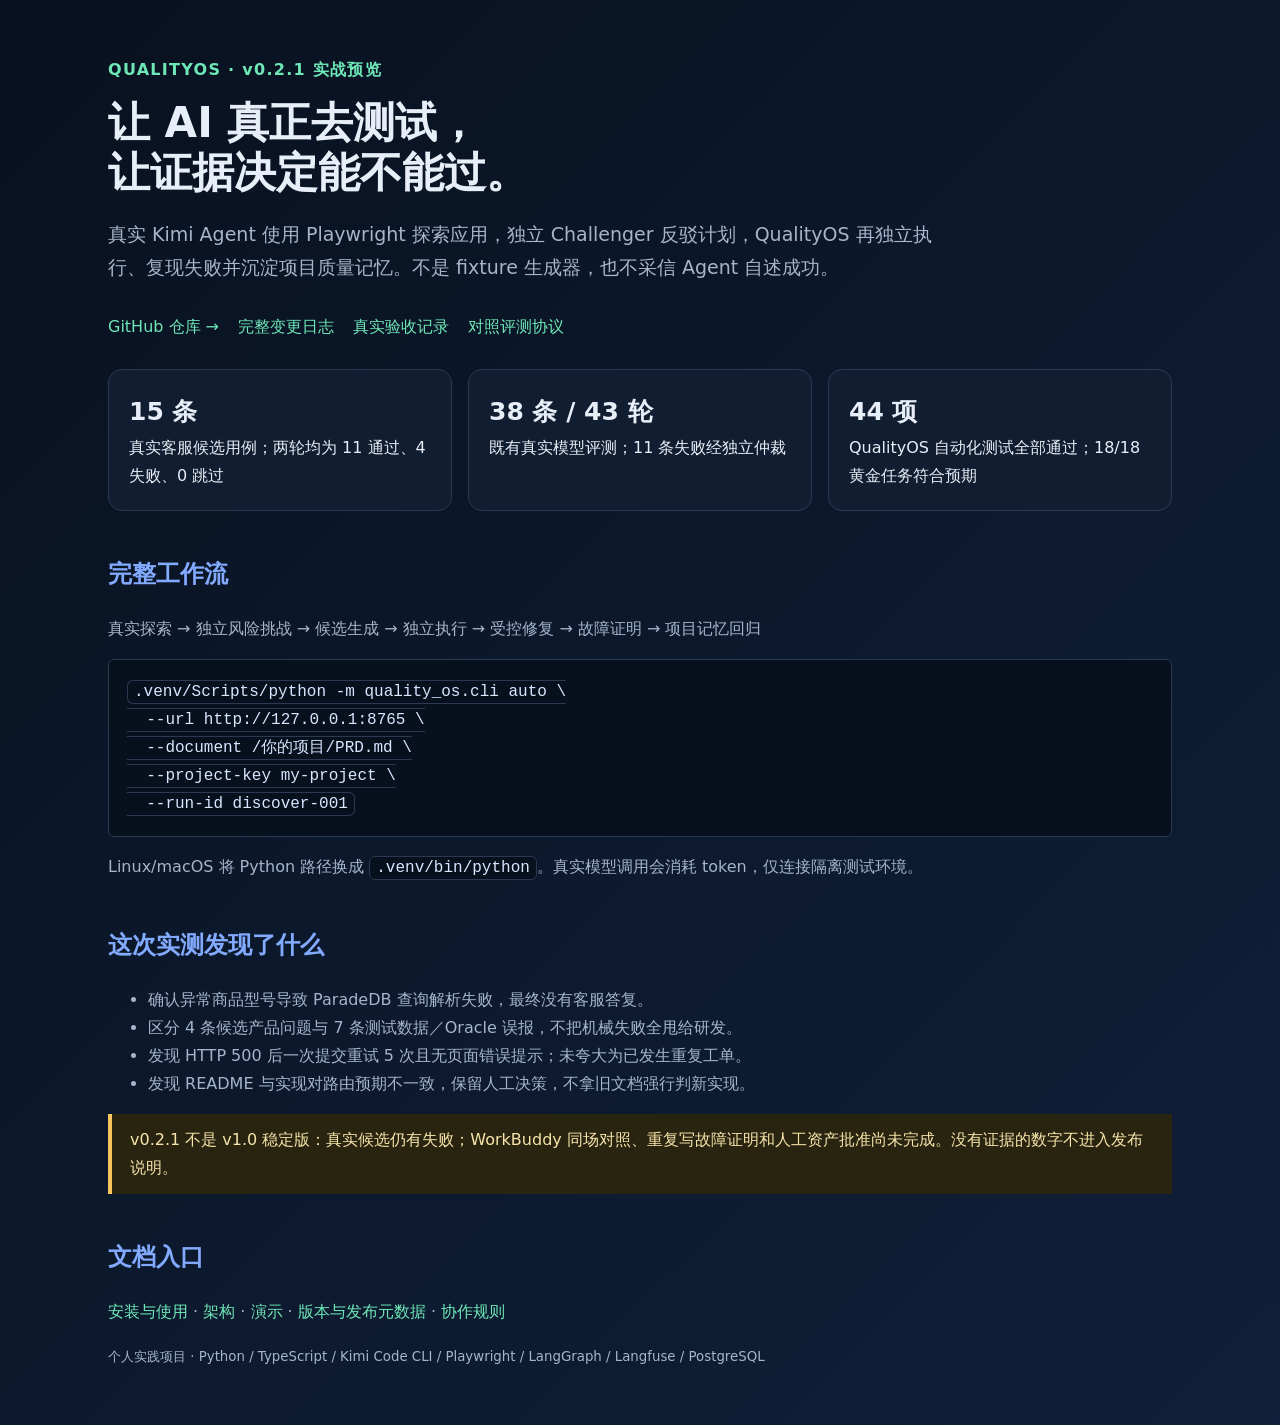
<file: docs/index.html>
<!doctype html>
<html lang="zh-CN">
<head>
  <meta charset="utf-8">
  <meta name="viewport" content="width=device-width,initial-scale=1">
  <meta name="description" content="QualityOS：真实 Agent 驱动、证据闭环的 AI 自动化测试工作流。">
  <title>QualityOS v0.2.1｜AI 自动化测试工作流</title>
  <style>
    :root{color-scheme:dark;--bg:#08111f;--card:#111d30;--line:#2b3a52;--text:#e8eef8;--muted:#a6b5ca;--green:#6ee7b7;--blue:#82aaff}*{box-sizing:border-box}body{margin:0;background:linear-gradient(135deg,#08111f,#10203a);color:var(--text);font:16px/1.75 system-ui,-apple-system,"Segoe UI","Microsoft YaHei",sans-serif}main{max-width:1120px;margin:auto;padding:56px 28px}.tag{color:var(--green);font-weight:700;letter-spacing:.08em}h1{font-size:42px;line-height:1.2;margin:14px 0}h2{margin-top:42px;color:var(--blue)}p{color:var(--muted)}.lead{max-width:850px;font-size:19px}.grid{display:grid;grid-template-columns:repeat(auto-fit,minmax(235px,1fr));gap:16px;margin:28px 0}.card{background:var(--card);border:1px solid var(--line);border-radius:14px;padding:20px}.card strong{display:block;color:var(--text);font-size:25px}.card h3{margin-top:0;color:var(--text)}code,pre{background:#07101d;border:1px solid var(--line);border-radius:6px;color:#d9e6ff}code{padding:2px 6px}pre{padding:18px;overflow:auto}a{color:var(--green);text-decoration:none}a:hover{text-decoration:underline}.warning{border-left:4px solid #f6c65b;padding:12px 18px;background:#292410;color:#f7e4aa}.actions a{display:inline-block;margin:10px 14px 0 0}small{color:var(--muted)}ul{color:var(--muted)}
  </style>
</head>
<body><main>
  <div class="tag">QUALITYOS · v0.2.1 实战预览</div>
  <h1>让 AI 真正去测试，<br>让证据决定能不能过。</h1>
  <p class="lead">真实 Kimi Agent 使用 Playwright 探索应用，独立 Challenger 反驳计划，QualityOS 再独立执行、复现失败并沉淀项目质量记忆。不是 fixture 生成器，也不采信 Agent 自述成功。</p>
  <div class="actions">
    <a href="https://github.com/CaoLi-bai/quality-os">GitHub 仓库 →</a>
    <a href="../CHANGELOG.md">完整变更日志</a>
    <a href="verification.md">真实验收记录</a>
    <a href="workbuddy-benchmark.md">对照评测协议</a>
  </div>
  <div class="grid">
    <div class="card"><strong>15 条</strong>真实客服候选用例；两轮均为 11 通过、4 失败、0 跳过</div>
    <div class="card"><strong>38 条 / 43 轮</strong>既有真实模型评测；11 条失败经独立仲裁</div>
    <div class="card"><strong>44 项</strong>QualityOS 自动化测试全部通过；18/18 黄金任务符合预期</div>
  </div>
  <h2>完整工作流</h2>
  <p>真实探索 → 独立风险挑战 → 候选生成 → 独立执行 → 受控修复 → 故障证明 → 项目记忆回归</p>
  <pre><code>.venv/Scripts/python -m quality_os.cli auto \
  --url http://127.0.0.1:8765 \
  --document /你的项目/PRD.md \
  --project-key my-project \
  --run-id discover-001</code></pre>
  <p>Linux/macOS 将 Python 路径换成 <code>.venv/bin/python</code>。真实模型调用会消耗 token，仅连接隔离测试环境。</p>
  <h2>这次实测发现了什么</h2>
  <ul>
    <li>确认异常商品型号导致 ParadeDB 查询解析失败，最终没有客服答复。</li>
    <li>区分 4 条候选产品问题与 7 条测试数据／Oracle 误报，不把机械失败全甩给研发。</li>
    <li>发现 HTTP 500 后一次提交重试 5 次且无页面错误提示；未夸大为已发生重复工单。</li>
    <li>发现 README 与实现对路由预期不一致，保留人工决策，不拿旧文档强行判新实现。</li>
  </ul>
  <div class="warning">v0.2.1 不是 v1.0 稳定版：真实候选仍有失败；WorkBuddy 同场对照、重复写故障证明和人工资产批准尚未完成。没有证据的数字不进入发布说明。</div>
  <h2>文档入口</h2>
  <p><a href="../README.md">安装与使用</a> · <a href="architecture.md">架构</a> · <a href="demo-guide.md">演示</a> · <a href="release-metadata.md">版本与发布元数据</a> · <a href="../AGENTS.md">协作规则</a></p>
  <small>个人实践项目 · Python / TypeScript / Kimi Code CLI / Playwright / LangGraph / Langfuse / PostgreSQL</small>
</main></body></html>
</file>
